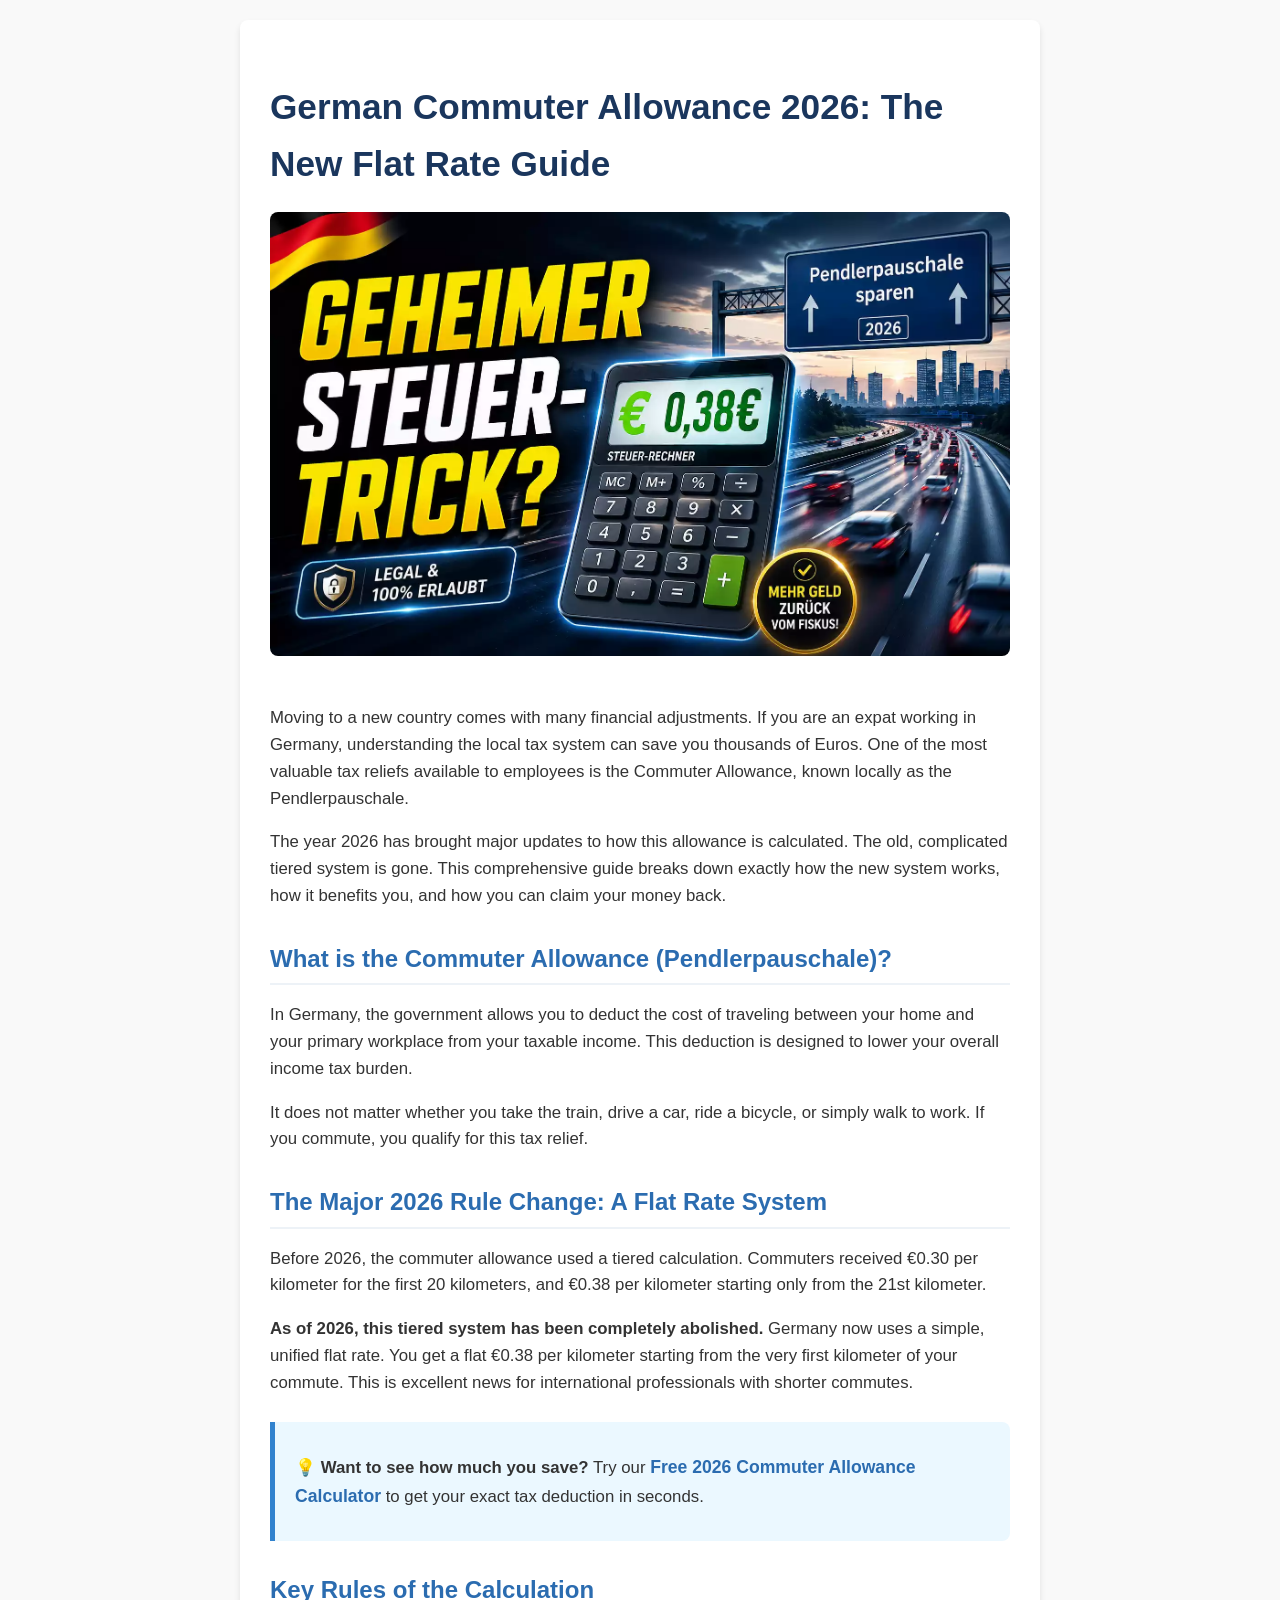
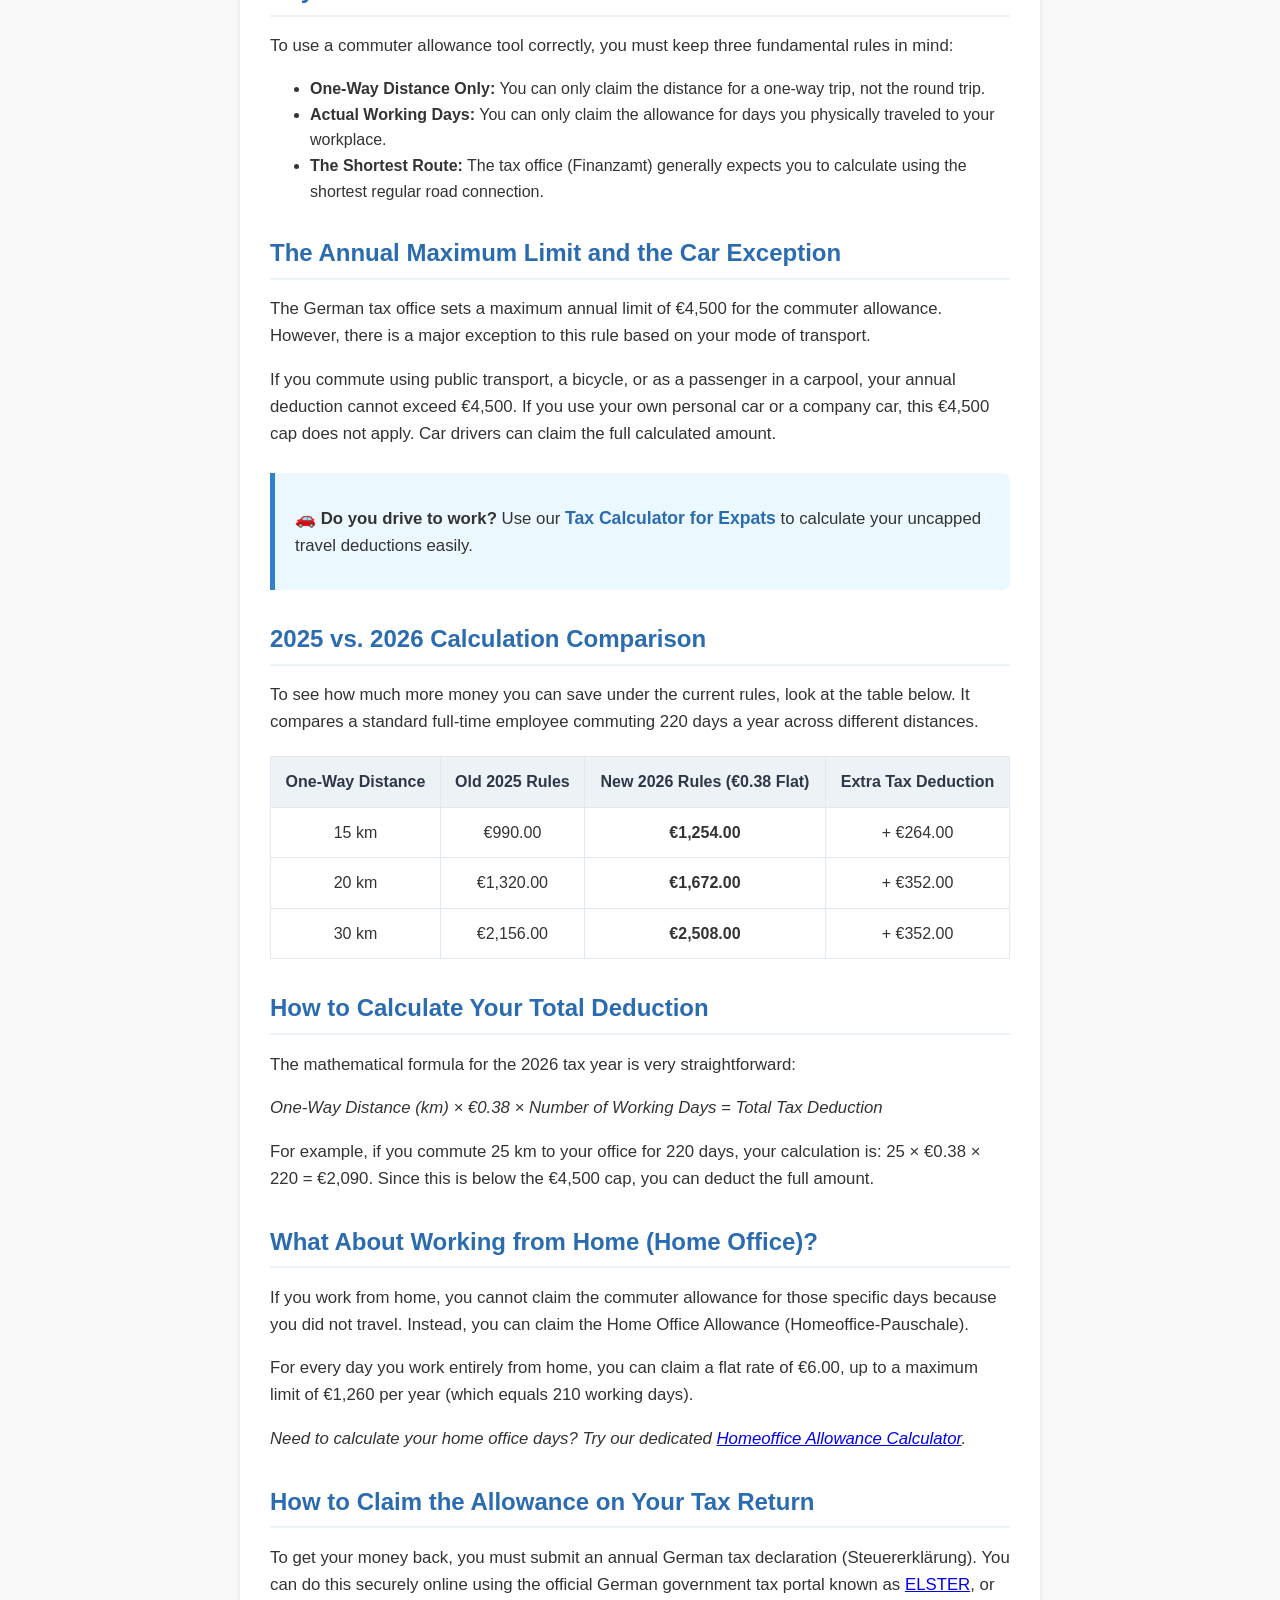
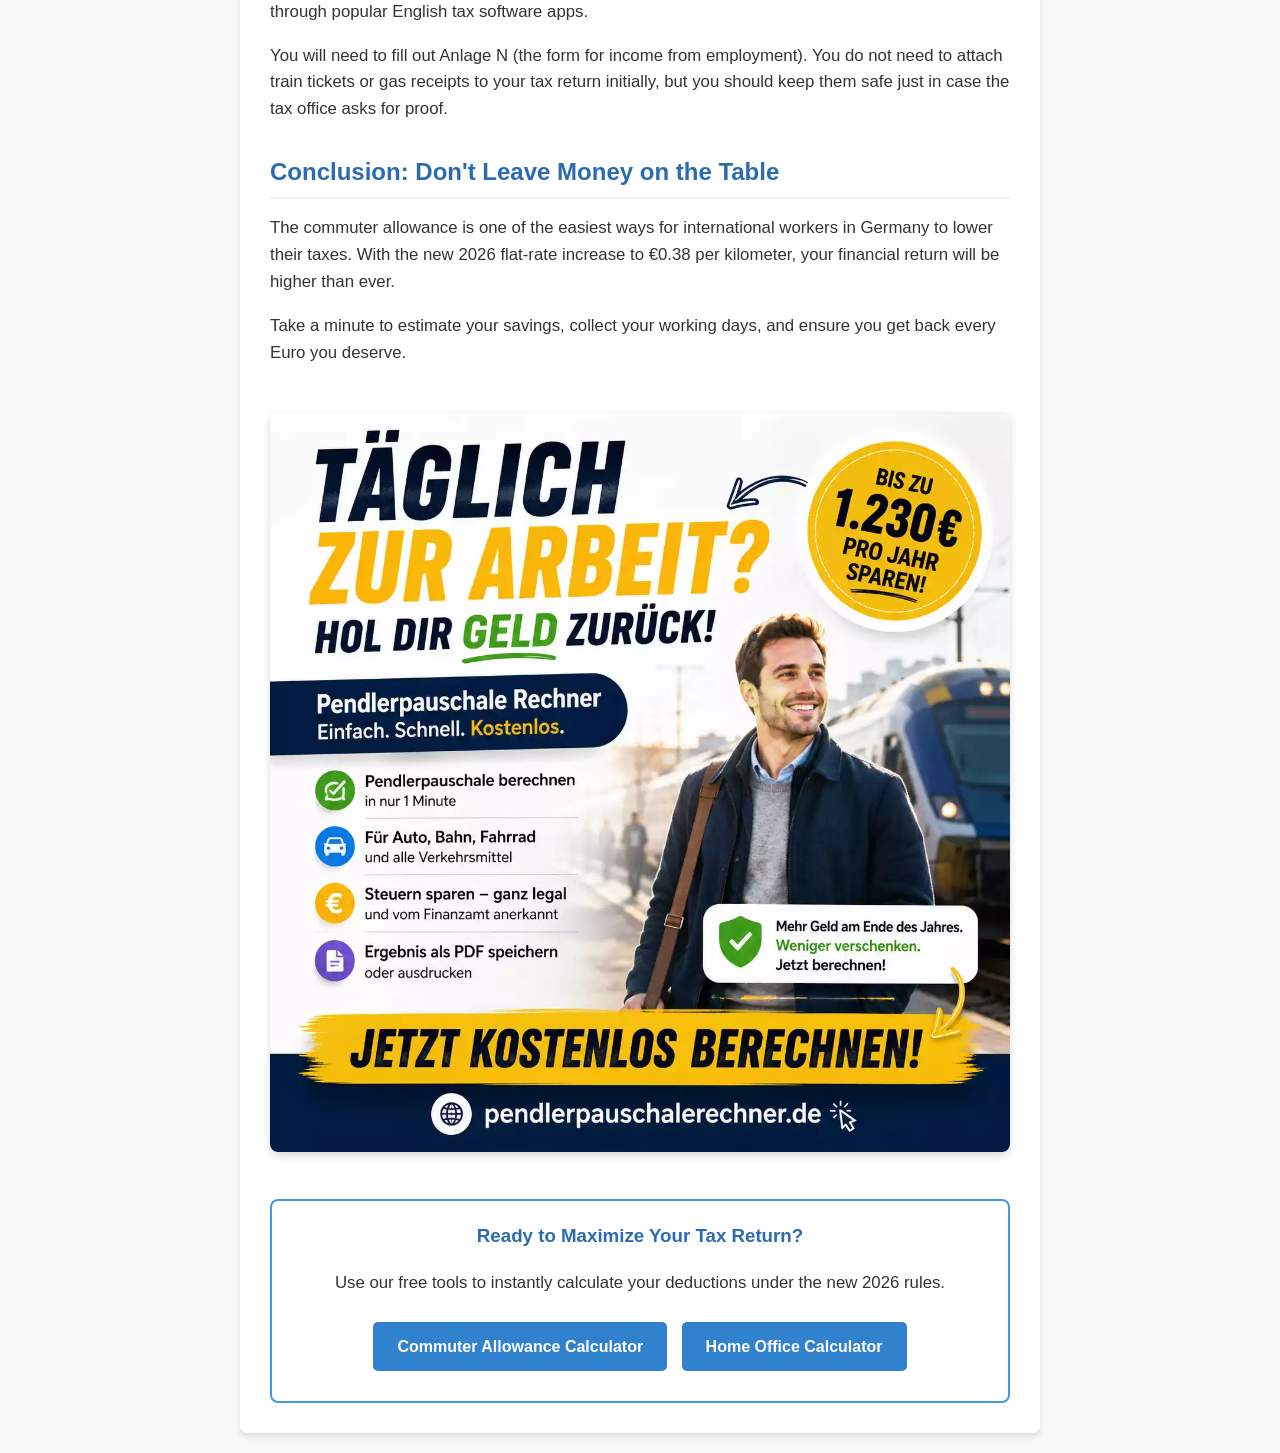
<file: blog/commuter-allowance-2026-germany.html>
<!DOCTYPE html>
<html lang="en">
<head>
    <meta charset="UTF-8">
    <meta name="viewport" content="width=device-width, initial-scale=1.0">
    <title>German Commuter Allowance 2026: The New Flat Rate Guide</title>
    <meta name="description" content="Learn how the new 2026 commuter allowance (Pendlerpauschale) flat rate of €0.38 per km works in Germany and calculate your tax relief.">
    <style>
        body {
            font-family: Arial, sans-serif;
            line-height: 1.6;
            color: #333;
            max-width: 800px;
            margin: 0 auto;
            padding: 20px;
            background-color: #f9f9f9;
        }
        article {
            background-color: #fff;
            padding: 30px;
            border-radius: 8px;
            box-shadow: 0 4px 6px rgba(0,0,0,0.1);
        }
        h1 {
            color: #1a365d;
            font-size: 2.2rem;
            margin-bottom: 20px;
        }
        h2 {
            color: #2b6cb0;
            margin-top: 30px;
            margin-bottom: 15px;
            border-bottom: 2px solid #edf2f7;
            padding-bottom: 5px;
        }
        p {
            margin-bottom: 15px;
            font-size: 1.05rem;
        }
        .featured-image {
            width: 100%;
            height: auto;
            border-radius: 8px;
            margin-bottom: 25px;
        }
        .banner-image {
            width: 100%;
            height: auto;
            border-radius: 8px;
            margin-top: 30px;
            box-shadow: 0 4px 8px rgba(0,0,0,0.15);
            transition: transform 0.3s ease;
        }
        .banner-image:hover {
            transform: scale(1.02);
        }
        .cta-box {
            background-color: #ebf8ff;
            border-left: 5px solid #3182ce;
            padding: 15px 20px;
            margin: 25px 0;
            border-radius: 0 8px 8px 0;
        }
        .cta-box a {
            color: #2b6cb0;
            font-weight: bold;
            text-decoration: none;
            font-size: 1.1rem;
        }
        .cta-box a:hover {
            text-decoration: underline;
        }
        table {
            width: 100%;
            border-collapse: collapse;
            margin: 20px 0;
        }
        th, td {
            padding: 12px;
            border: 1px solid #e2e8f0;
            text-align: center;
        }
        th {
            background-color: #edf2f7;
            color: #2d3748;
        }
        .calc-card {
            background-color: #fff;
            border: 2px solid #4299e1;
            border-radius: 8px;
            padding: 20px;
            text-align: center;
            margin-top: 40px;
        }
        .calc-card h3 {
            margin-top: 0;
            color: #2b6cb0;
        }
        .btn {
            display: inline-block;
            background-color: #3182ce;
            color: #fff;
            padding: 12px 24px;
            text-decoration: none;
            border-radius: 5px;
            font-weight: bold;
            margin: 10px 5px;
            transition: background-color 0.3s;
        }
        .btn:hover {
            background-color: #2b6cb0;
        }
    </style>
</head>
<body>

    <article>
        <h1>German Commuter Allowance 2026: The New Flat Rate Guide</h1>
        
        <!-- Featured Image -->
        <img src="images/pendlerpauschale-rechner.webp" alt="German commuter allowance 2026 guide for expats" class="featured-image">

        <p>Moving to a new country comes with many financial adjustments. If you are an expat working in Germany, understanding the local tax system can save you thousands of Euros. One of the most valuable tax reliefs available to employees is the Commuter Allowance, known locally as the Pendlerpauschale.</p>
        
        <p>The year 2026 has brought major updates to how this allowance is calculated. The old, complicated tiered system is gone. This comprehensive guide breaks down exactly how the new system works, how it benefits you, and how you can claim your money back.</p>

        <!-- H2 #1 -->
        <h2>What is the Commuter Allowance (Pendlerpauschale)?</h2>
        <p>In Germany, the government allows you to deduct the cost of traveling between your home and your primary workplace from your taxable income. This deduction is designed to lower your overall income tax burden.</p>
        <p>It does not matter whether you take the train, drive a car, ride a bicycle, or simply walk to work. If you commute, you qualify for this tax relief.</p>

        <!-- H2 #2 -->
        <h2>The Major 2026 Rule Change: A Flat Rate System</h2>
        <p>Before 2026, the commuter allowance used a tiered calculation. Commuters received €0.30 per kilometer for the first 20 kilometers, and €0.38 per kilometer starting only from the 21st kilometer.</p>
        <p><strong>As of 2026, this tiered system has been completely abolished.</strong> Germany now uses a simple, unified flat rate. You get a flat €0.38 per kilometer starting from the very first kilometer of your commute. This is excellent news for international professionals with shorter commutes.</p>

        <!-- CTA Box Before 3rd H2 -->
        <div class="cta-box">
            <p>💡 <strong>Want to see how much you save?</strong> Try our <a href="https://pendlerpauschalerechner.de/en/index.html">Free 2026 Commuter Allowance Calculator</a> to get your exact tax deduction in seconds.</p>
        </div>

        <!-- H2 #3 -->
        <h2>Key Rules of the Calculation</h2>
        <p>To use a commuter allowance tool correctly, you must keep three fundamental rules in mind:</p>
        <ul>
            <li><strong>One-Way Distance Only:</strong> You can only claim the distance for a one-way trip, not the round trip.</li>
            <li><strong>Actual Working Days:</strong> You can only claim the allowance for days you physically traveled to your workplace.</li>
            <li><strong>The Shortest Route:</strong> The tax office (Finanzamt) generally expects you to calculate using the shortest regular road connection.</li>
        </ul>

        <!-- H2 #4 -->
        <h2>The Annual Maximum Limit and the Car Exception</h2>
        <p>The German tax office sets a maximum annual limit of €4,500 for the commuter allowance. However, there is a major exception to this rule based on your mode of transport.</p>
        <p>If you commute using public transport, a bicycle, or as a passenger in a carpool, your annual deduction cannot exceed €4,500. If you use your own personal car or a company car, this €4,500 cap does not apply. Car drivers can claim the full calculated amount.</p>

        <!-- CTA Box Before 5th H2 -->
        <div class="cta-box">
            <p>🚗 <strong>Do you drive to work?</strong> Use our <a href="https://pendlerpauschalerechner.de/en/index.html">Tax Calculator for Expats</a> to calculate your uncapped travel deductions easily.</p>
        </div>

        <!-- H2 #5 -->
        <h2>2025 vs. 2026 Calculation Comparison</h2>
        <p>To see how much more money you can save under the current rules, look at the table below. It compares a standard full-time employee commuting 220 days a year across different distances.</p>
        
        <table>
            <thead>
                <tr>
                    <th>One-Way Distance</th>
                    <th>Old 2025 Rules</th>
                    <th>New 2026 Rules (€0.38 Flat)</th>
                    <th>Extra Tax Deduction</th>
                </tr>
            </thead>
            <tbody>
                <tr>
                    <td>15 km</td>
                    <td>€990.00</td>
                    <td><strong>€1,254.00</strong></td>
                    <td>+ €264.00</td>
                </tr>
                <tr>
                    <td>20 km</td>
                    <td>€1,320.00</td>
                    <td><strong>€1,672.00</strong></td>
                    <td>+ €352.00</td>
                </tr>
                <tr>
                    <td>30 km</td>
                    <td>€2,156.00</td>
                    <td><strong>€2,508.00</strong></td>
                    <td>+ €352.00</td>
                </tr>
            </tbody>
        </table>

        <!-- H2 #6 -->
        <h2>How to Calculate Your Total Deduction</h2>
        <p>The mathematical formula for the 2026 tax year is very straightforward:</p>
        <p><em>One-Way Distance (km) × €0.38 × Number of Working Days = Total Tax Deduction</em></p>
        <p>For example, if you commute 25 km to your office for 220 days, your calculation is: 25 × €0.38 × 220 = €2,090. Since this is below the €4,500 cap, you can deduct the full amount.</p>

        <!-- H2 #7 -->
        <h2>What About Working from Home (Home Office)?</h2>
        <p>If you work from home, you cannot claim the commuter allowance for those specific days because you did not travel. Instead, you can claim the Home Office Allowance (Homeoffice-Pauschale).</p>
        <p>For every day you work entirely from home, you can claim a flat rate of €6.00, up to a maximum limit of €1,260 per year (which equals 210 working days).</p>
        <p><em>Need to calculate your home office days? Try our dedicated <a href="https://pendlerpauschalerechner.de/homeoffice-allowance-calculator/">Homeoffice Allowance Calculator</a>.</em></p>

        <!-- H2 #8 -->
        <h2>How to Claim the Allowance on Your Tax Return</h2>
        <p>To get your money back, you must submit an annual German tax declaration (Steuererklärung). You can do this securely online using the official German government tax portal known as <a href="https://www.elster.de/eportal/start" target="_blank" rel="noopener noreferrer">ELSTER</a>, or through popular English tax software apps.</p>
        <p>You will need to fill out Anlage N (the form for income from employment). You do not need to attach train tickets or gas receipts to your tax return initially, but you should keep them safe just in case the tax office asks for proof.</p>

        <!-- H2 #9 -->
        <h2>Conclusion: Don't Leave Money on the Table</h2>
        <p>The commuter allowance is one of the easiest ways for international workers in Germany to lower their taxes. With the new 2026 flat-rate increase to €0.38 per kilometer, your financial return will be higher than ever.</p>
        <p>Take a minute to estimate your savings, collect your working days, and ensure you get back every Euro you deserve.</p>

        <!-- Banner Image Link -->
        <a href="https://pendlerpauschalerechner.de/en/index.html">
            <img src="images/pendlerpauschale-rechner-2026.webp" alt="Calculate your commuter allowance 2026" class="banner-image">
        </a>

        <!-- Final Calculator Card -->
        <div class="calc-card">
            <h3>Ready to Maximize Your Tax Return?</h3>
            <p>Use our free tools to instantly calculate your deductions under the new 2026 rules.</p>
            <a href="https://pendlerpauschalerechner.de/en/index.html" class="btn">Commuter Allowance Calculator</a>
            <a href="https://pendlerpauschalerechner.de/homeoffice-allowance-calculator/" class="btn">Home Office Calculator</a>
        </div>

    </article>

</body>
</html>
</file>
